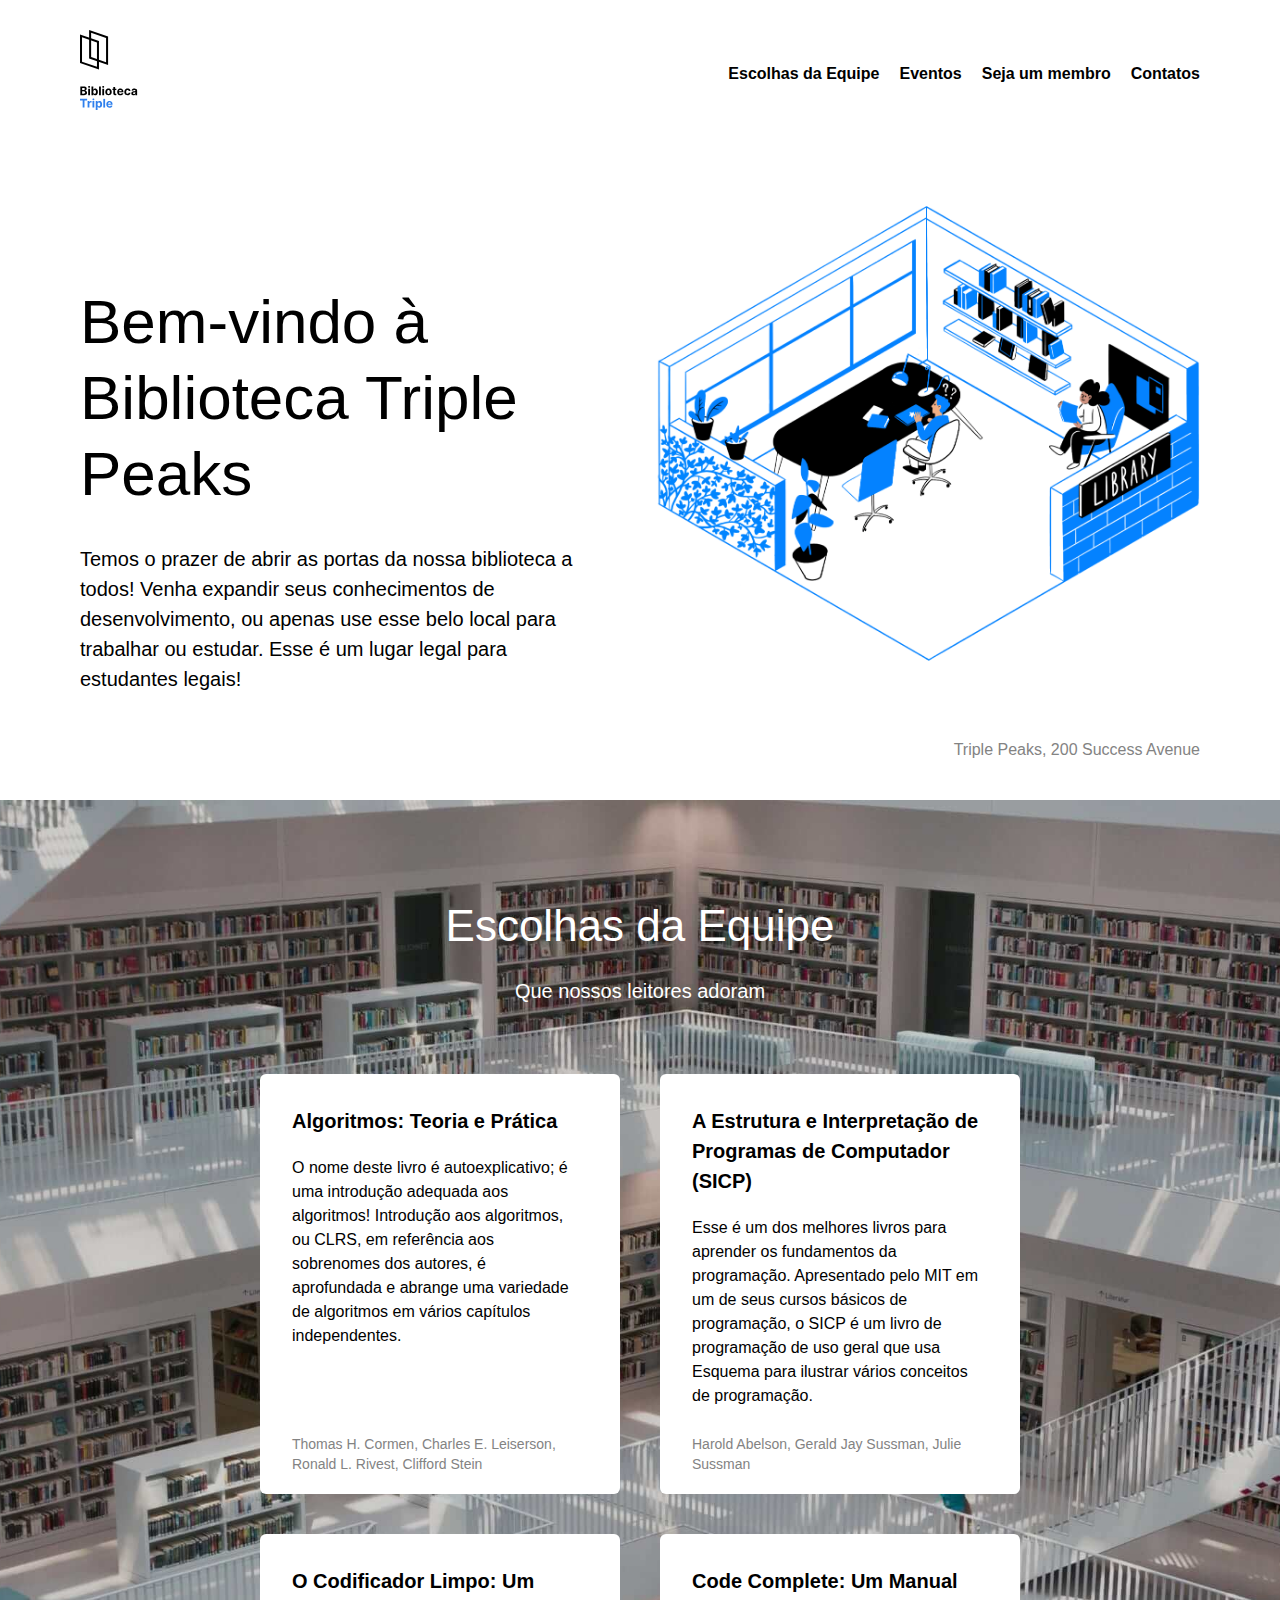
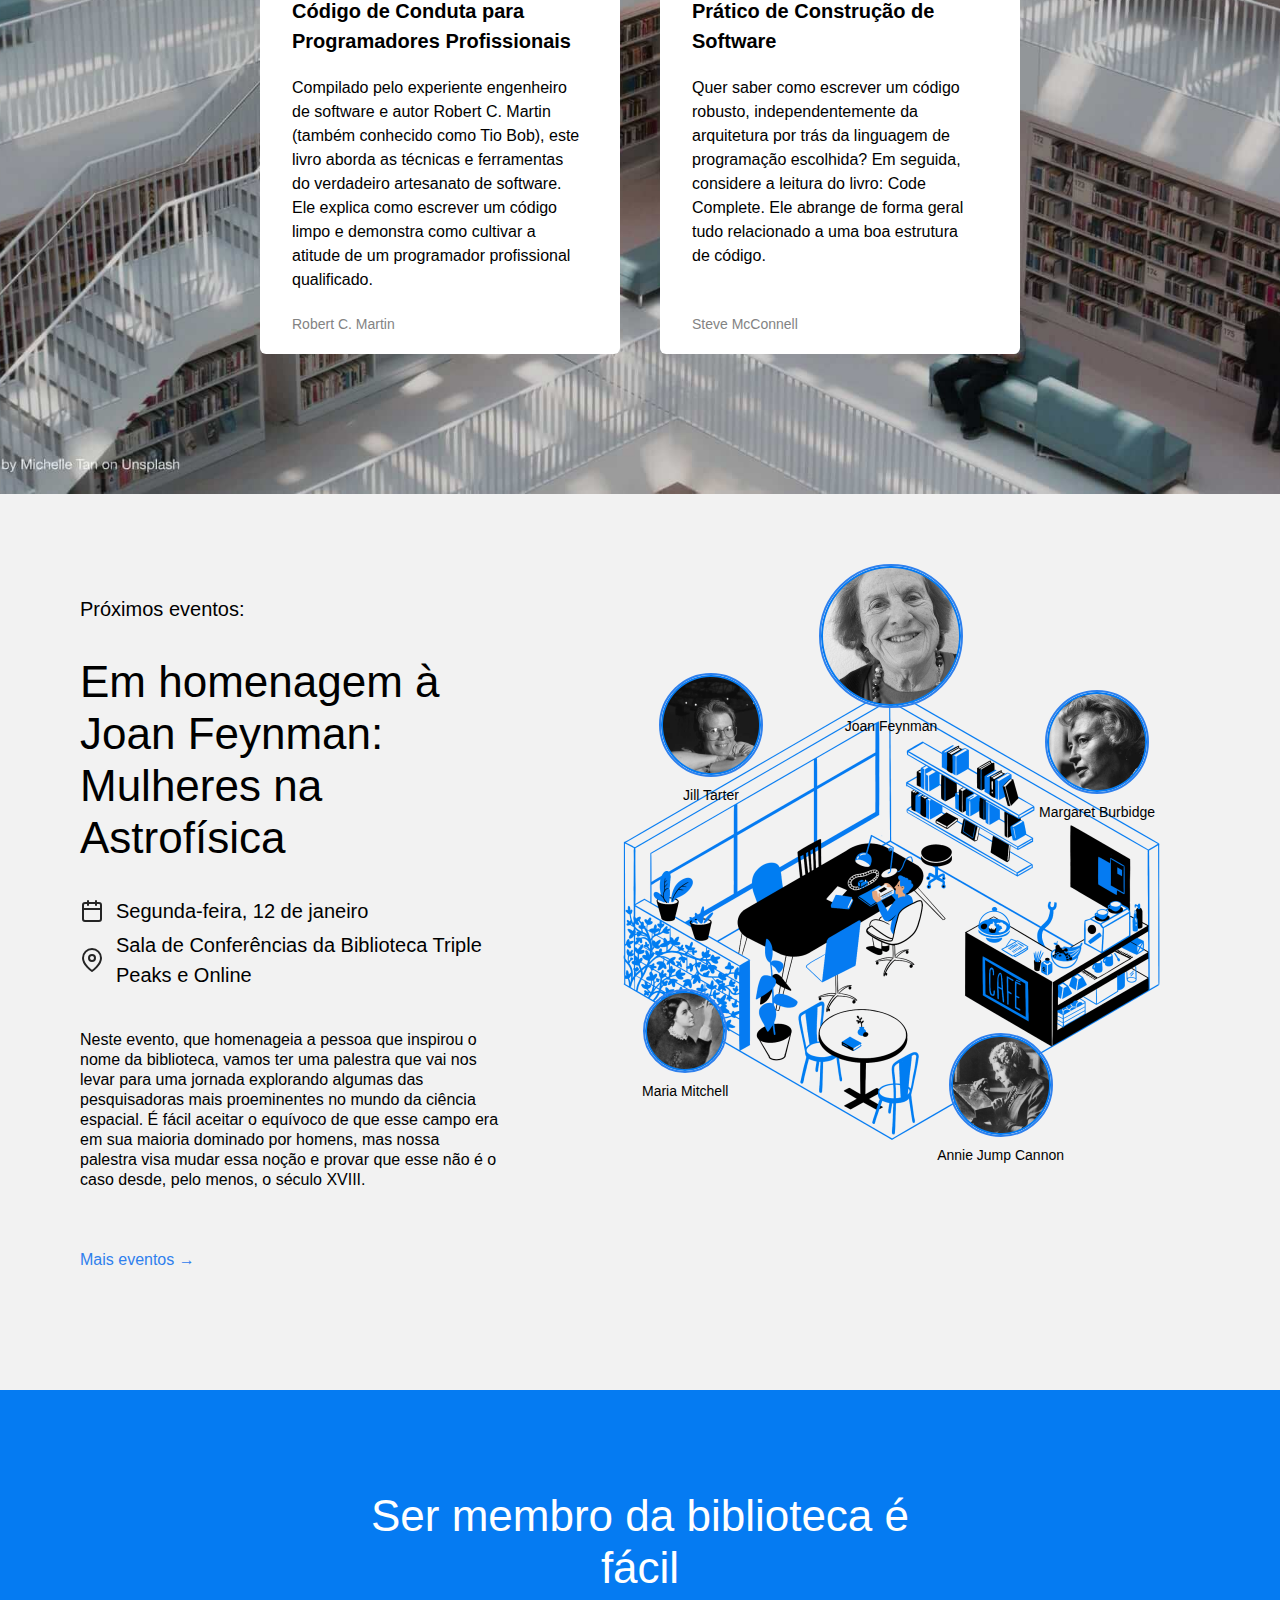
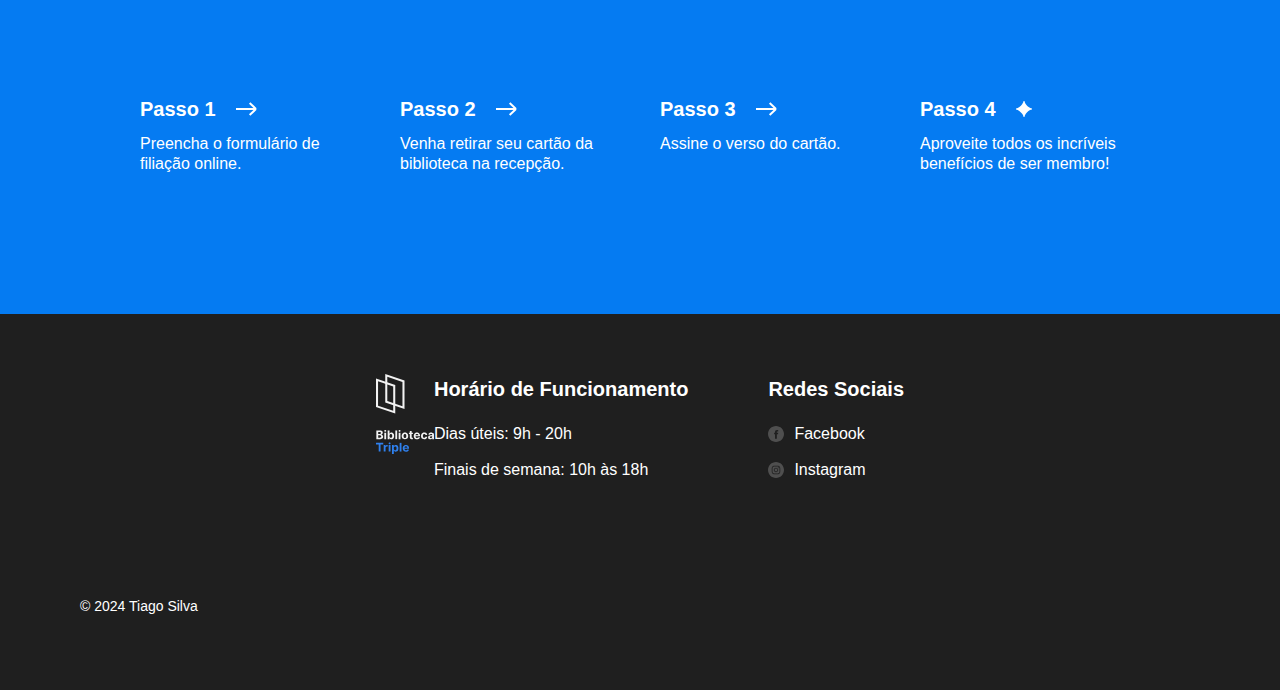
<file: index.html>
<!DOCTYPE html>
<html lang="pt">
  <head>
    <meta charset="UTF-8" />
    <meta name="viewport" content="width=device-width, initial-scale=1.0" />
    <title>Biblioteca Triple Peaks</title>
    <link rel="shortcut icon" href="favicon.ico" />
    <link rel="stylesheet" href="./vendor/normalize.css" />
    <link rel="stylesheet" href="./styles/style.css" />
  </head>
  <body>
    <div class="page">
      <!-- Cabeçalho -->
      <header class="header">
        <nav class="nav">
          <img
            src="./images/logo.svg"
            alt="Logotipo da Biblioteca Triple Peaks"
            class="nav__logo"
          />
          <ul class="nav__links">
            <li><a class="nav__link" href="#staff">Escolhas da Equipe</a></li>
            <li><a class="nav__link" href="#events">Eventos</a></li>
            <li><a class="nav__link" href="#membership">Seja um membro</a></li>
            <li><a class="nav__link" href="#footer">Contatos</a></li>
          </ul>
        </nav>
        <div class="header__content">
          <div>
            <h1 class="header__title">Bem-vindo à Biblioteca Triple Peaks</h1>
            <p class="header__description">
              Temos o prazer de abrir as portas da nossa biblioteca a todos!
              Venha expandir seus conhecimentos de desenvolvimento, ou apenas
              use esse belo local para trabalhar ou estudar. Esse é um lugar
              legal para estudantes legais!
            </p>
          </div>
          <div class="header__visual">
            <img
              src="./images/inside_the_library.png"
              alt="Ilustração dentro da biblioteca"
              class="header__image"
            />
          </div>
        </div>
        <!-- Footer dentro do header -->
        <footer class="header__footer">
          <p class="header__address">Triple Peaks, 200 Success Avenue</p>
        </footer>
      </header>

      <!-- Conteúdo principal -->
      <main>
        <!-- Seção Staff -->
        <section class="staff" id="staff">
          <h2 class="staff__title">Escolhas da Equipe</h2>
          <p class="staff__subtitle">Que nossos leitores adoram</p>
          <ul class="staff__cards">
            <!-- Card 1 -->
            <li class="card">
              <div class="card__content">
                <h3 class="card__title">Algoritmos: Teoria e Prática</h3>
                <p class="card__text">
                  O nome deste livro é autoexplicativo; é uma introdução
                  adequada aos algoritmos! Introdução aos algoritmos, ou CLRS,
                  em referência aos sobrenomes dos autores, é aprofundada e
                  abrange uma variedade de algoritmos em vários capítulos
                  independentes.
                </p>
                <p class="card__footer">
                  Thomas H. Cormen, Charles E. Leiserson, Ronald L. Rivest,
                  Clifford Stein
                </p>
              </div>
            </li>
            <!-- Card 2 -->
            <li class="card">
              <div class="card__content">
                <h3 class="card__title">
                  A Estrutura e Interpretação de Programas de Computador (SICP)
                </h3>
                <p class="card__text">
                  Esse é um dos melhores livros para aprender os fundamentos da
                  programação. Apresentado pelo MIT em um de seus cursos básicos
                  de programação, o SICP é um livro de programação de uso geral
                  que usa Esquema para ilustrar vários conceitos de programação.
                </p>
                <p class="card__footer">
                  Harold Abelson, Gerald Jay Sussman, Julie Sussman
                </p>
              </div>
            </li>
            <!-- Card 3 -->
            <li class="card">
              <div class="card__content">
                <h3 class="card__title">
                  O Codificador Limpo: Um Código de Conduta para Programadores
                  Profissionais
                </h3>
                <p class="card__text">
                  Compilado pelo experiente engenheiro de software e autor
                  Robert C. Martin (também conhecido como Tio Bob), este livro
                  aborda as técnicas e ferramentas do verdadeiro artesanato de
                  software. Ele explica como escrever um código limpo e
                  demonstra como cultivar a atitude de um programador
                  profissional qualificado.
                </p>
                <p class="card__footer">Robert C. Martin</p>
              </div>
            </li>
            <!-- Card 4 -->
            <li class="card">
              <div class="card__content">
                <h3 class="card__title">
                  Code Complete: Um Manual Prático de Construção de Software
                </h3>
                <p class="card__text">
                  Quer saber como escrever um código robusto, independentemente
                  da arquitetura por trás da linguagem de programação escolhida?
                  Em seguida, considere a leitura do livro: Code Complete. Ele
                  abrange de forma geral tudo relacionado a uma boa estrutura de
                  código.
                </p>
                <p class="card__footer">Steve McConnell</p>
              </div>
            </li>
          </ul>
        </section>

        <!-- Seção Events -->
        <section class="events" id="events">
          <div class="events__content">
            <h2 class="events__heading">Próximos eventos:</h2>
            <h3 class="events__title">
              Em homenagem à Joan Feynman: Mulheres na Astrofísica
            </h3>
            <div class="event-info events__info-section">
              <div class="event-info__item">
                <img
                  src="./images/icon_calendar.svg"
                  alt="Calendar icon"
                  class="event-info__icon"
                />
                <p class="event-info__text">Segunda-feira, 12 de janeiro</p>
              </div>
              <div class="event-info__item">
                <img
                  src="./images/icon_pin.svg"
                  alt="Pin icon"
                  class="event-info__icon"
                />
                <p class="event-info__text">
                  Sala de Conferências da Biblioteca Triple Peaks e Online
                </p>
              </div>
            </div>
            <p class="events__description">
              Neste evento, que homenageia a pessoa que inspirou o nome da
              biblioteca, vamos ter uma palestra que vai nos levar para uma
              jornada explorando algumas das pesquisadoras mais proeminentes no
              mundo da ciência espacial. É fácil aceitar o equívoco de que esse
              campo era em sua maioria dominado por homens, mas nossa palestra
              visa mudar essa noção e provar que esse não é o caso desde, pelo
              menos, o século XVIII.
            </p>
            <a href="#" class="events__more">Mais eventos &rarr;</a>
          </div>
          <div class="events__cover">
            <img
              src="./images/cafe.png"
              alt="Ilustração de uma sala com mesas e estante de livros"
              class="events__image"
            />
            <!-- Joan Feynman -->
            <div class="person person_name_feynman">
              <img
                src="./images/person_feynman.png"
                alt="Foto de Joan Feynman"
                class="person__image person__image_size_l"
              />
              <p class="person__caption">Joan Feynman</p>
            </div>
            <!-- Margaret Burbidge -->
            <div class="person person_name_burbidge">
              <img
                src="./images/person_burbidge.png"
                alt="Foto de Margaret Burbidge"
                class="person__image person__image_size_m"
              />
              <p class="person__caption">Margaret Burbidge</p>
            </div>
            <!-- Annie Jump Cannon -->
            <div class="person person_name_cannon">
              <img
                src="./images/person_cannon.png"
                alt="Foto de Annie Jump Cannon"
                class="person__image person__image_size_m"
              />
              <p class="person__caption">Annie Jump Cannon</p>
            </div>
            <!-- Maria Mitchell -->
            <div class="person person_name_mitchell">
              <img
                src="./images/person_mitchell.png"
                alt="Foto de Maria Mitchell"
                class="person__image person__image_size_s"
              />
              <p class="person__caption">Maria Mitchell</p>
            </div>
            <!-- Jill Tarter -->
            <div class="person person_name_tarter">
              <img
                src="./images/person_tarter.png"
                alt="Foto de Jill Tarter"
                class="person__image person__image_size_m"
              />
              <p class="person__caption">Jill Tarter</p>
            </div>
          </div>
        </section>

        <!-- Seção Membership -->
        <section class="membership" id="membership">
          <h2 class="membership__title">Ser membro da biblioteca é fácil</h2>
          <ul class="membership__steps">
            <li class="step">
              <h3 class="step__title">
                Passo 1
                <img
                  src="./images/icon_step_forward.svg"
                  alt="icon forward"
                  class="step__icon"
                />
              </h3>
              <p class="step__description">
                Preencha o formulário de filiação online.
              </p>
            </li>
            <li class="step">
              <h3 class="step__title">
                Passo 2
                <img
                  src="./images/icon_step_forward.svg"
                  alt="icon forward"
                  class="step__icon"
                />
              </h3>
              <p class="step__description">
                Venha retirar seu cartão da biblioteca na recepção.
              </p>
            </li>
            <li class="step">
              <h3 class="step__title">
                Passo 3
                <img
                  src="./images/icon_step_forward.svg"
                  alt="icon forward"
                  class="step__icon"
                />
              </h3>
              <p class="step__description">Assine o verso do cartão.</p>
            </li>
            <li class="step">
              <h3 class="step__title">
                Passo 4
                <img
                  src="./images/icon_step_finish.svg"
                  alt="icon finish"
                  class="step__icon"
                />
              </h3>
              <p class="step__description">
                Aproveite todos os incríveis benefícios de ser membro!
              </p>
            </li>
          </ul>
        </section>
      </main>

      <!-- Rodapé -->
      <footer class="footer" id="footer">
        <div class="footer__columns">
          <!-- Coluna 1: Logo -->
          <div class="footer__column">
            <img
              src="./images/logo_white.svg"
              alt="Logotipo Biblioteca Triple Peaks"
              class="footer__logo"
            />
          </div>

          <!-- Coluna 2: Horário -->
          <div class="footer__column footer__column_content_hours">
            <h2 class="footer__column-heading">Horário de Funcionamento</h2>
            <ul class="footer__list">
              <li class="footer__list-item">Dias úteis: 9h - 20h</li>
              <li class="footer__list-item">Finais de semana: 10h às 18h</li>
            </ul>
          </div>

          <!-- Coluna 3: Redes sociais -->
          <div class="footer__column footer__column_content_social">
            <h2 class="footer__column-heading">Redes Sociais</h2>
            <ul class="footer__list">
              <li class="footer__list-item">
                <a href="#" class="footer__column-link">
                  <img
                    src="./images/facebook_white.svg"
                    alt="Ícone do Facebook"
                    class="footer__social-icon"
                  />
                  Facebook
                </a>
              </li>
              <li class="footer__list-item">
                <a href="#" class="footer__column-link">
                  <img
                    src="./images/instagram_white.svg"
                    alt="Ícone do Instagram"
                    class="footer__social-icon"
                  />
                  Instagram
                </a>
              </li>
            </ul>
          </div>
        </div>

        <p class="footer__copyright">© 2024 Tiago Silva</p>
      </footer>
    </div>
  </body>
</html>
</file>
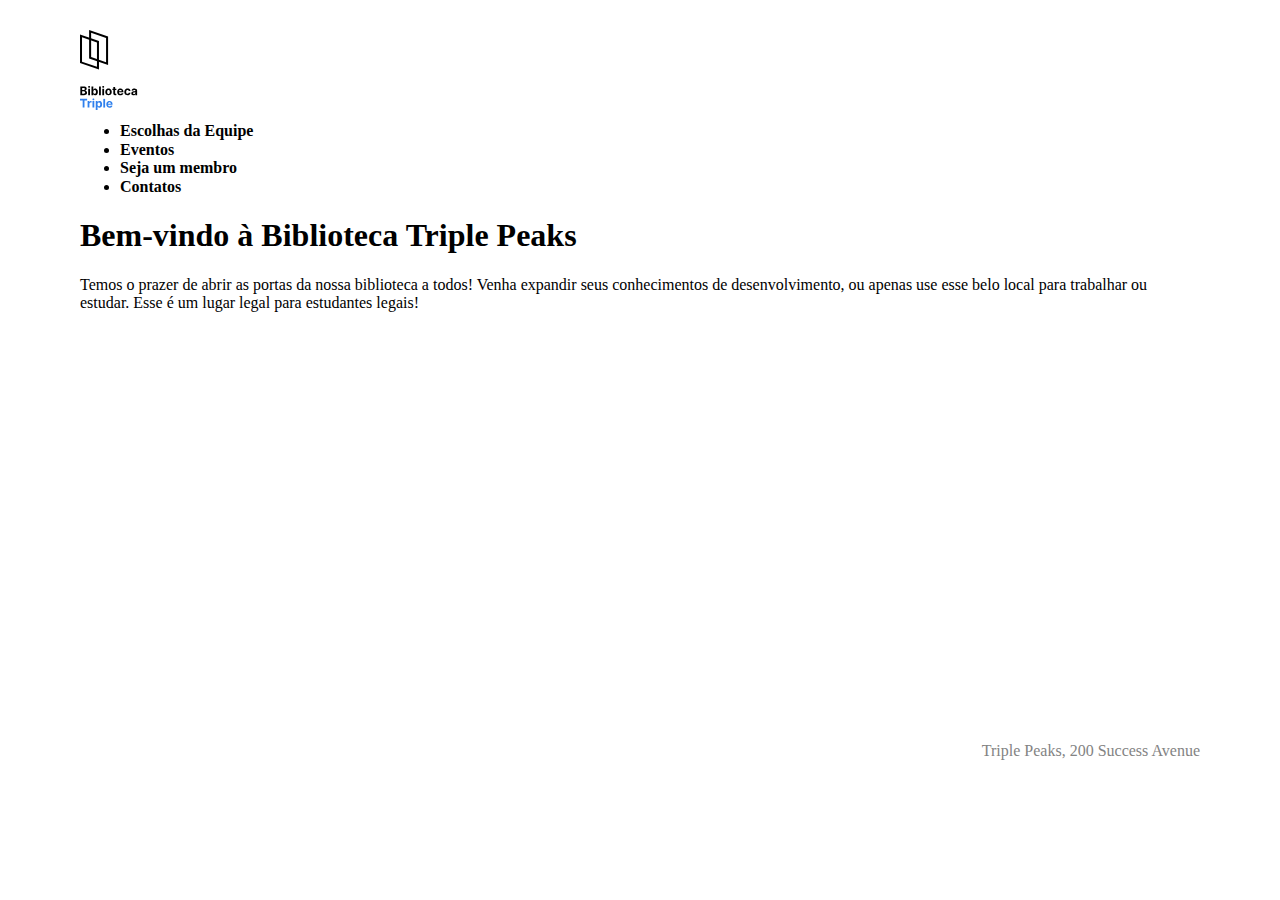
<file: .vscode/index.html>
<!DOCTYPE html>
<html lang="pt">
  <head>
    <meta charset="UTF-8" />
    <meta name="viewport" content="width=device-width, initial-scale=1.0" />
    <title>Biblioteca Triple Peaks</title>
    <link rel="shortcut icon" href="favicon.ico" />
    <link rel="stylesheet" href="./vendor/normalize.css" />
    <link rel="stylesheet" href="./styles/style.css" />
  </head>

  <body>
    <!-- Agrupe todo o conteúdo da página em uma nova div com a classe page. Lembre-se de adicionar a tag de fechamento -->
    <div class="header">
      <div class="nav">
        <img
          src="./images/logo.svg"
          alt="Logotipo da Biblioteca Triple Peaks"
          class="nav__logo"
        />
        <!-- Colocar links de navegação em uma lista é supostamente a melhor prática para escrever o código semântico, pois permite que os leitores de tela façam uma pausa entre cada link em vez de ler todos os links como uma frase. -->
        <ul class="nav__links">
          <li>
            <a class="nav__link">Escolhas da Equipe</a>
          </li>
          <li>
            <a class="nav__link">Eventos</a>
          </li>
          <li>
            <a class="nav__link">Seja um membro</a>
          </li>
          <li>
            <a class="nav__link">Contatos</a>
          </li>
        </ul>
      </div>
      <div class="header__content">
        <div>
          <h1 class="header__title">Bem-vindo à Biblioteca Triple Peaks</h1>
          <p class="header__description">
            Temos o prazer de abrir as portas da nossa biblioteca a todos! Venha expandir
            seus conhecimentos de desenvolvimento, ou apenas use esse belo local para trabalhar ou
            estudar. Esse é um lugar legal para estudantes legais!
          </p>
        </div>
        <!-- -------------------------------------------------------------------- -->
        <!--       Não remova o comentário até a seção 2.3 do roteiro da etapa 1         -->
        <!-- -------------------------------------------------------------------- -->
        <!-- <img
          src="./images/inside_the_library.png"
          alt="Ilustração 'Dentro da biblioteca'"
          class="header__image"
        /> -->
      </div>
      <div class="header__footer">
        <p class="header__address">Triple Peaks, 200 Success Avenue</p>
      </div>
    </div>

    <div class="content">
      <div class="staff">
        <!-- --------------------------------------------------------------- -->
        <!--        Não remova o comentário até a etapa final do projeto            -->
        <!-- --------------------------------------------------------------- -->
        <!--<h2 class="staff__title">Escolhas da Equipe</h2>
        <p class="staff__subtitle">Que nossos leitores adoram</p>
        <ul>
          <li class="card">
            <div class="card__content">
              <h3 class="card__title">Algoritmos: Teoria e Prática</h3>
              <p class="card__text">
                Esse livro é uma introdução
                adequada aos algoritmos! Introdução aos algoritmos, ou CLRS,
                em referência aos sobrenomes dos autores, aprofunda e
                abrange uma variedade de algoritmos em vários
                capítulos independentes.
              </p>
              <p class="card__footer">
                Thomas H. Cormen, Charles E. Leiserson, Ronald L. Rivest,
                Clifford Stein
              </p>
            </div>
          </li>

          <li class="card">
            <div class="card__content">
              <h3 class="card__title">
                A Estrutura e Interpretação de Programas de Computador (SICP, na sigla em inglês)
              </h3>
              <p class="card__text">
                Esse é um dos melhores livros para aprender os fundamentos da
                programação. Destacado pelo MIT em um de seus cursos fundamentais de
                programação, SICP é um livro de programação de uso geral
                que utiliza Scheme para ilustrar diversos conceitos de programação.
              </p>
              <p class="card__footer">
                Harold Abelson, Gerald Jay Sussman, Julie Sussman
              </p>
            </div>
          </li>

          <li class="card">
            <div class="card__content">
              <h3 class="card__title">
                O Codificador Limpo: Um Código de Conduta para Programadores Profissionais
              </h3>
              <p class="card__text">
                Compilado pelo experiente desenvolvedor de software e autor Robert C.
                Martin (também conhecido como Tio Bob), esse livro aborda as
                técnicas e ferramentas da verdadeira capacidade do software. Explica
                como escrever um código limpo e demonstrar como cultivar a
                atitude de um programador competente e profissional.
              </p>
              <p class="card__footer">Steve McConnell</p>
            </div>
          </li>

          <li class="card">
            <div class="card__content">
              <h3 class="card__title">
                Code Complete: Um Manual Prático de Construção de Software
              </h3>
              <p class="card__text">
                Quer saber como escrever um código robusto, independentemente
                da arquitetura por trás da linguagem de programação escolhida? Em seguida,
                considere a leitura do livro: Code Complete: Um Manual Prático de Construção de Software.
                Construção. Ele aborda de forma abrangente tudo relacionado à
                boa estrutura de código.
              </p>
              <p class="card__footer">Steve McConnell</p>
            </div>
          </li>
        </ul>-->
      </div>
    </div>
  </body>
</html>
</file>
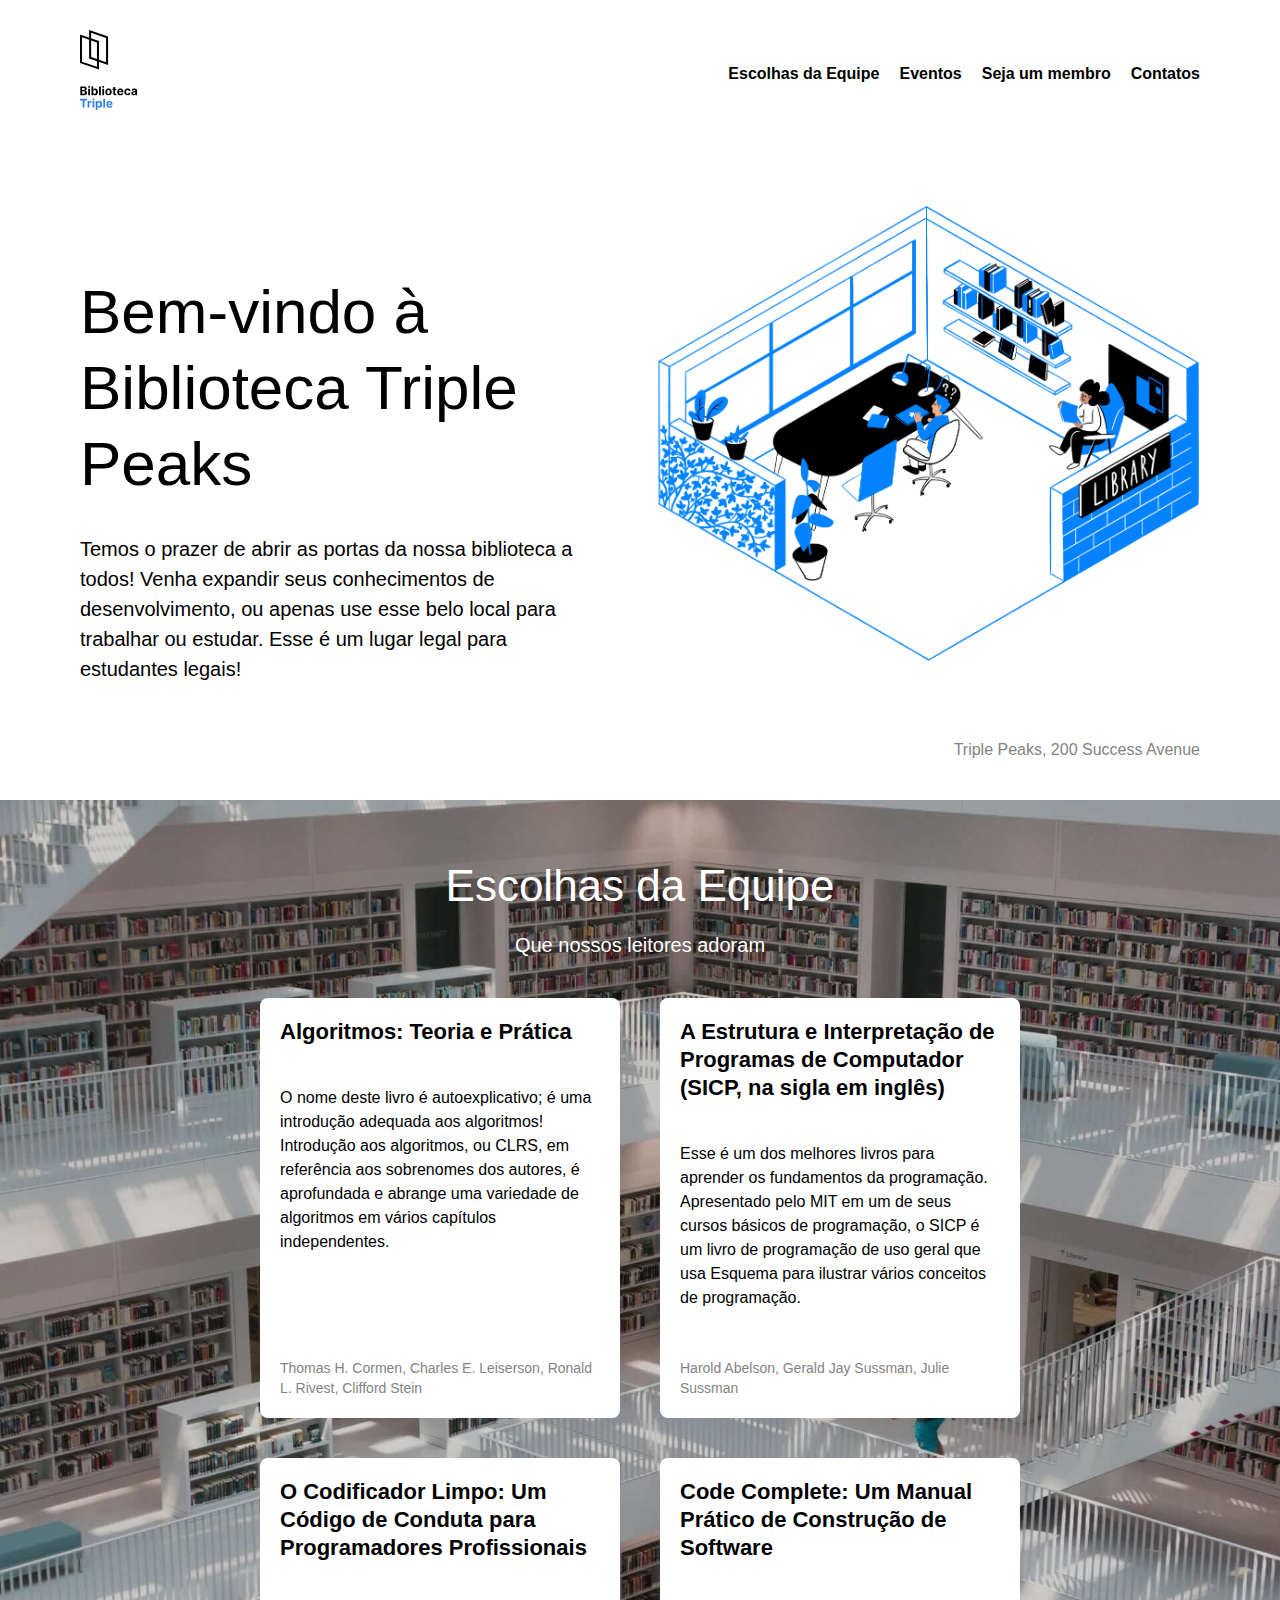
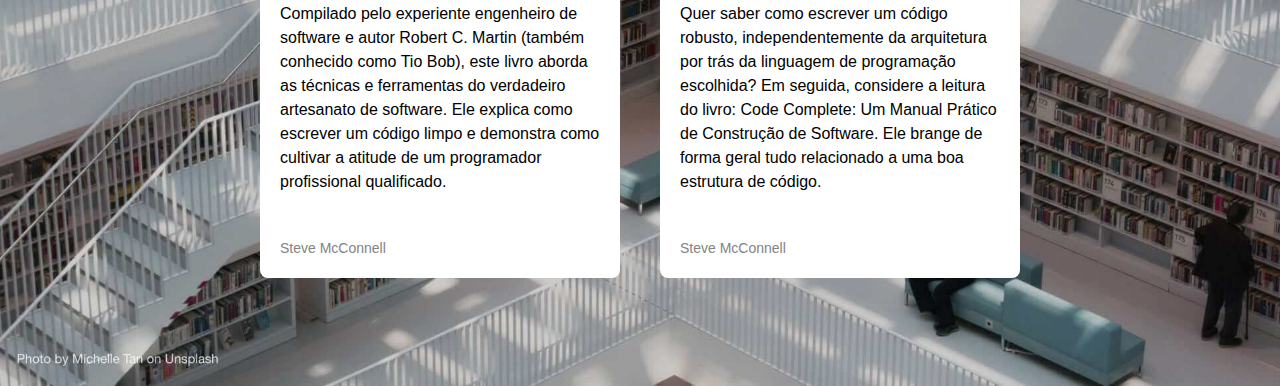
<file: images/index.html>
<!DOCTYPE html>
<html lang="pt">
  <head>
    <meta charset="UTF-8" />
    <meta name="viewport" content="width=device-width, initial-scale=1.0" />
    <title>Biblioteca Triple Peaks</title>
    <link rel="shortcut icon" href="favicon.ico" />
    <link rel="stylesheet" href="./vendor/normalize.css" />
    <link rel="stylesheet" href="./styles/style.css" />
  </head>

  <body>
    <div class="page">
      <!-- Cabeçalho -->
      <header class="header">
        <!-- Navegação -->
        <nav class="nav">
          <img
            src="./images/logo.svg"
            alt="Logotipo da Biblioteca Triple Peaks"
            class="nav__logo"
          />
          <ul class="nav__links">
            <li>
              <a class="nav__link" href="#staff">Escolhas da Equipe</a>
            </li>
            <li>
              <a class="nav__link" href="#">Eventos</a>
            </li>
            <li>
              <a class="nav__link" href="#">Seja um membro</a>
            </li>
            <li>
              <a class="nav__link" href="#">Contatos</a>
            </li>
          </ul>
        </nav>

        <!-- Conteúdo do cabeçalho -->
        <div class="header__content">
          <div>
            <h1 class="header__title">Bem-vindo à Biblioteca Triple Peaks</h1>
            <p class="header__description">
              Temos o prazer de abrir as portas da nossa biblioteca a todos!
              Venha expandir seus conhecimentos de desenvolvimento, ou apenas
              use esse belo local para trabalhar ou estudar. Esse é um lugar
              legal para estudantes legais!
            </p>
          </div>

          <div class="header__visual">
            <img
              src="./images/inside_the_library.png"
              alt="Ilustração dentro da biblioteca"
              class="header__image"
            />
          </div>
        </div>

        <!-- Rodapé do cabeçalho -->
        <footer class="header__footer">
          <p class="header__address">Triple Peaks, 200 Success Avenue</p>
        </footer>
      </header>

      <!-- Conteúdo principal -->
      <main>
        <section class="staff" id="staff">
          <h2 class="staff__title">Escolhas da Equipe</h2>
          <p class="staff__subtitle">Que nossos leitores adoram</p>

          <ul class="staff__cards">
            <li class="card">
              <div class="card__content">
                <h3 class="card__title">Algoritmos: Teoria e Prática</h3>
                <p class="card__text">
                  O nome deste livro é autoexplicativo; é uma introdução
                  adequada aos algoritmos! Introdução aos algoritmos, ou CLRS,
                  em referência aos sobrenomes dos autores, é aprofundada e
                  abrange uma variedade de algoritmos em vários capítulos
                  independentes.
                </p>
                <p class="card__footer">
                  Thomas H. Cormen, Charles E. Leiserson, Ronald L. Rivest,
                  Clifford Stein
                </p>
              </div>
            </li>

            <li class="card">
              <div class="card__content">
                <h3 class="card__title">
                  A Estrutura e Interpretação de Programas de Computador (SICP,
                  na sigla em inglês)
                </h3>
                <p class="card__text">
                  Esse é um dos melhores livros para aprender os fundamentos da
                  programação. Apresentado pelo MIT em um de seus cursos básicos
                  de programação, o SICP é um livro de programação de uso geral
                  que usa Esquema para ilustrar vários conceitos de programação.
                </p>
                <p class="card__footer">
                  Harold Abelson, Gerald Jay Sussman, Julie Sussman
                </p>
              </div>
            </li>

            <li class="card">
              <div class="card__content">
                <h3 class="card__title">
                  O Codificador Limpo: Um Código de Conduta para Programadores
                  Profissionais
                </h3>
                <p class="card__text">
                  Compilado pelo experiente engenheiro de software e autor
                  Robert C. Martin (também conhecido como Tio Bob), este livro
                  aborda as técnicas e ferramentas do verdadeiro artesanato de
                  software. Ele explica como escrever um código limpo e
                  demonstra como cultivar a atitude de um programador
                  profissional qualificado.
                </p>
                <p class="card__footer">Steve McConnell</p>
              </div>
            </li>

            <li class="card">
              <div class="card__content">
                <h3 class="card__title">
                  Code Complete: Um Manual Prático de Construção de Software
                </h3>
                <p class="card__text">
                  Quer saber como escrever um código robusto, independentemente
                  da arquitetura por trás da linguagem de programação escolhida?
                  Em seguida, considere a leitura do livro: Code Complete: Um
                  Manual Prático de Construção de Software. Ele brange de forma
                  geral tudo relacionado a uma boa estrutura de código.
                </p>
                <p class="card__footer">Steve McConnell</p>
              </div>
            </li>
          </ul>
        </section>
      </main>
    </div>
  </body>
</html>
</file>
<file: styles/style.css>
/* ----------------- GLOBAL ----------------- */
.page {
  min-width: 1100px;
  max-width: 1600px;
  margin: 0 auto;
  font-family: Arial, sans-serif;
  font-size: 16px;
  line-height: 20px;
}

/* ----------------- HEADER ----------------- */
.header {
  display: flex;
  flex-direction: column;
  height: 100vh;
  min-height: 720px;
  max-height: 800px;
  padding: 30px 80px 40px;
  position: relative;
  box-sizing: border-box;
}
/* --- NAV --- */
.nav {
  display: flex;
  justify-content: space-between;
  align-items: center;
}
.nav__logo {
  width: 58px;
  height: 80px;
}
.nav__links {
  display: flex;
  column-gap: 20px;
  list-style-type: none;
  padding: 0;
  margin: 8px 0 0;
}
.nav__link {
  color: #000;
  text-decoration: none;
  font-weight: bold;
}
/* --- HEADER CONTENT --- */
.header__content {
  display: flex;
  justify-content: space-between;
  align-items: center;
  flex-grow: 1;
}
.header__title {
  max-width: 635px;
  font-size: 62px;
  line-height: 76px;
  font-weight: 500;
  margin: 128px 0 0;
}
.header__description {
  max-width: 515px;
  font-size: 20px;
  line-height: 30px;
  margin: 32px 0 0;
}
.header__visual {
  max-width: 636px;
}
.header__image {
  max-width: 636px;
  width: 100%;
  height: auto;
  display: block;
}
/* --- FOOTER (dentro do header) --- */
.header__footer {
  margin-top: auto;
  width: 100%;
  display: flex;
  align-items: center;
  justify-content: flex-end;
  box-sizing: border-box;
}
.header__address {
  margin: 0;
  color: #838383;
}
.header__link {
  color: #2f80ed;
  text-decoration: none;
}

/* ----------------- STAFF SECTION ----------------- */
.staff {
  background-image: url("../images/staff_picks_background.jpg");
  background-size: cover;
  background-position: center;
  background-repeat: no-repeat;
  padding: 100px 0 140px;
  text-align: center;
}
.staff__title {
  font-size: 44px;
  line-height: 52px;
  font-weight: 400;
  margin: 0 0 24px;
  color: #fff;
}
.staff__subtitle {
  font-size: 20px;
  line-height: 30px;
  margin: 0;
  color: #fff;
}
.staff__cards {
  max-width: 760px;
  margin: 68px auto 0;
  display: flex;
  flex-wrap: wrap;
  justify-content: center;
  gap: 40px;
  list-style-type: none;
  padding: 0;
}
/* --- CARD --- */
.card {
  background-color: #fff;
  width: 360px;
  height: 420px;
  border-radius: 6px;
  padding: 32px 40px 20px 32px;
  display: flex;
  flex-direction: column;
  text-align: left;
  box-sizing: border-box;
}
.card__content {
  display: flex;
  flex-direction: column;
  height: 100%;
}
.card__title {
  font-size: 20px;
  line-height: 30px;
  font-weight: 700;
  margin: 0;
}
.card__text {
  font-size: 16px;
  line-height: 24px;
  margin: 20px 0 0;
}
.card__footer {
  font-size: 14px;
  line-height: 20px;
  color: #838383;
  margin: auto 0 0;
}

/* ----------------- EVENTS SECTION ----------------- */
.events {
  display: flex;
  justify-content: space-between;
  align-items: start;
  padding: 100px 0 120px 80px;
  background-color: #f2f2f2;
  box-sizing: border-box;
}
.events__content {
  flex-basis: 580px;
}
.events__heading {
  font-size: 20px;
  font-weight: 500;
  line-height: 30px;
  margin: 0;
}
.events__title {
  font-size: 44px;
  font-weight: 500;
  line-height: 52px;
  margin: 32px 0 0;
}
.events__info-section {
  margin: 32px 0 0;
}
.event-info__item {
  display: flex;
  align-items: center;
  margin-bottom: 4px;
  font-weight: 500;
}
.event-info__icon {
  margin-right: 12px;
  width: 24px;
  height: 24px;
  background-repeat: no-repeat;
  background-position: center;
}
.event-info__text {
  font-size: 20px;
  font-weight: 500;
  line-height: 30px;
  margin: 0;
}
.events__description {
  margin: 40px 0 60px;
}
.events__more {
  color: #2f80ed;
  text-decoration: none;
}
/* --- EVENTS COVER + PERSONS --- */
.events__cover {
  flex-grow: 1;
  flex-shrink: 0;
  flex-basis: 780px;
  max-width: 780px;
  position: relative;
}
.events__image {
  max-width: 100%;
}
.person {
  position: absolute;
  display: flex;
  align-items: center;
  flex-direction: column;
  gap: 10px;
}
.person__caption {
  font-size: 14px;
  line-height: 1.2;
  margin: 0;
  text-align: center;
}
.person__image {
  max-width: 100%;
  border-radius: 50%;
  border: 2px solid #2f80ed;
  display: block;
}
.person__image_size_l {
  width: 140px;
}
.person__image_size_m {
  width: 100px;
}
.person__image_size_s {
  width: 80px;
}
/* Posições */
.person_name_feynman {
  top: -30px;
  left: 319px;
}
.person_name_burbidge {
  top: 96px;
  right: 125px;
}
.person_name_cannon {
  bottom: 18px;
  right: 216px;
}
.person_name_mitchell {
  bottom: 82px;
  left: 142px;
}
.person_name_tarter {
  top: 79px;
  left: 159px;
}

/* ----------------- MEMBERSHIP (ROTEIRO) ----------------- */
.membership {
  padding: 100px 0 140px; /* top 100 / right 0 / bottom 140 / left 0 */
  background-color: #057bf2; /* azul do roteiro */
  color: #ffffff;
}
.membership__title {
  max-width: 574px;
  margin: 0 auto; /* centraliza, sem margin-bottom extra */
  text-align: center;
  font-size: 44px;
  font-weight: 500;
  line-height: 52px;
}
.membership__steps {
  list-style-type: none;
  padding: 0;
  margin: 100px 0 0; /* somente margin-top conforme roteiro */
  display: flex;
  justify-content: center;
  gap: 40px;
}
.step {
  flex-basis: 220px; /* largura dos 4 passos */
}
.step__title {
  margin: 0; /* exatamente 0 */
  font-size: 20px;
  line-height: 30px;
  font-weight: 700;
  display: flex;
  align-items: center;
}
.step__icon {
  margin-left: 20px; /* ícone alinhado ao título */
}
.step__description {
  margin: 10px 0 0; /* apenas margin-top 10px */
}

/* --- FOOTER --- */
.footer {
  box-sizing: border-box;
  background-color: #1f1f1f;
  color: #ffffff;
  padding: 60px 80px; /* top/bottom 60px, left/right 80px */
  display: flex;
  flex-direction: column;
}
.footer__columns {
  display: flex;
  justify-content: space-between;
  align-items: flex-start;
  max-width: 1180px;
  margin: 0 auto;
}
.footer__logo {
  width: 58px;
  height: 80px;
}
.footer__column-heading {
  font-size: 20px;
  line-height: 30px;
  font-weight: 700;
  margin: 0 0 20px;
}
.footer__list {
  list-style-type: none; /* remover bullets */
  padding: 0;
  margin: 0;
}
.footer__list-item {
  margin: 0 0 16px;
}
.footer__column-link {
  color: #ffffff;
  text-decoration: none;
  display: flex; /* corrigido */
  align-items: center; /* centraliza ícone com texto */
  gap: 10px;
}
.footer__social-icon {
  width: 16px;
  height: 16px;
  display: inline-block;
}

.footer__column_content_hours {
  margin-left: auto; /* centralizada conforme roteiro */
}

.footer__column_content_social {
  margin-left: 80px; /* 80px de distância da coluna do meio */
}

.footer__copyright {
  margin-top: 100px; /* conforme design do roteiro */
  font-size: 14px;
  line-height: 20px;
  color: #ffffff;
}
</file>
<file: .vscode/styles/style.css>
.page {
  /* Adicione as propriedades da classe page aqui */
}

.header {
  display: flex;
  flex-direction: column;
  height: 100vh;
  min-height: 720px;
  max-height: 800px;
  padding: 30px 80px 40px;
  position: relative;
  box-sizing: border-box;
}

.nav {
  /* Adicione as propriedades flex aqui */
}

.nav__logo {
}

.nav__links {
  /* Redefina o estilo de listas padrão aqui */
  margin: 8px 0 0;
}

.nav__link {
  color: #000000;
  text-decoration: none;
  font-weight: bold;
}

.header__content {
  /* Adicione as propriedades flex aqui */
}

.header__title {
}

.header__description {
}

.header__image {
}

.header__footer {
  margin-top: auto;
  width: 100%;
  display: flex;
  align-items: center;
  justify-content: flex-end;
  box-sizing: border-box;
}

.header__link {
  color: #2f80ed;
  text-decoration: none;
}

.header__address {
  margin: 0;
  color: #838383;
}
</file>
<file: images/styles/style.css>
.page {
  min-width: 1100px;
  max-width: 1600px;
  margin: 0 auto;
  font-family: Arial, sans-serif;
  font-size: 16px;
  line-height: 20px;
}

.header {
  display: flex;
  flex-direction: column;
  height: 100vh;
  min-height: 720px;
  max-height: 800px;
  padding: 30px 80px 40px;
  position: relative;
  box-sizing: border-box;
}

/* --- NAV --- */
.nav {
  display: flex;
  justify-content: space-between;
  align-items: center;
}

.nav__logo {
  width: 58px;
  height: 80px;
}

.nav__links {
  display: flex;
  column-gap: 20px;
  list-style-type: none;
  padding: 0;
  margin: 8px 0 0; /* conforme roteiro */
}

.nav__link {
  color: #000000;
  text-decoration: none;
  font-weight: bold;
}

/* --- HEADER CONTENT --- */
.header__content {
  display: flex;
  justify-content: space-between;
  align-items: center;
  flex-grow: 1;
}

.header__title {
  max-width: 635px;
  font-size: 62px;
  line-height: 76px;
  font-weight: 500;
  margin-top: 128px; /* corrigido conforme roteiro */
  margin-bottom: 0;
}

.header__description {
  max-width: 515px;
  font-size: 20px;
  line-height: 30px;
  margin-top: 32px;
}

.header__visual {
  max-width: 636px;
}

.header__image {
  max-width: 636px;
  width: 100%;
  height: auto;
  display: block;
}

.header__footer {
  margin-top: auto;
  width: 100%;
  display: flex;
  align-items: center;
  justify-content: flex-end;
  box-sizing: border-box;
}

.header__link {
  color: #2f80ed;
  text-decoration: none;
}

.header__address {
  margin: 0;
  color: #838383;
}

/* --- STAFF SECTION --- */
.staff {
  background-image: url("../images/staff_picks_background.jpg");
  background-size: cover;
  background-position: center;
  background-repeat: no-repeat;
  padding-top: 60px;
  padding-bottom: 70px;
  text-align: center;
}

.staff__title {
  font-size: 44px;
  line-height: 52px;
  font-weight: 400;
  margin-top: 0;
  margin-right: 0;
  margin-bottom: 18px;
  margin-left: 0;
  color: #ffffff;
  text-align: center;
}

.staff__subtitle {
  font-size: 20px;
  line-height: 30px;
  font-weight: 400;
  margin: 0 0 38px 0;
  color: #ffffff;
  text-align: center;
}

.staff__cards {
  max-width: 760px;
  margin-top: 0;
  margin-bottom: 38px;
  margin-left: auto;
  margin-right: auto;
  display: flex;
  flex-wrap: wrap;
  justify-content: center;
  gap: 40px;
  list-style-type: none;
  padding: 0;
}

.card {
  background-color: #ffffff;
  width: 360px;
  height: 420px;
  border-radius: 8px;
  padding: 20px;
  display: flex;
  flex-direction: column;
  box-sizing: border-box;
  text-align: left;
}

.card__content {
  width: 100%;
  height: 100%;
  display: flex;
  flex-direction: column;
}

.card__title {
  font-size: 22px;
  line-height: 28px;
  font-weight: 700;
  margin: 0 0 20px 0;
}

.card__text {
  font-size: 16px;
  line-height: 24px;
  margin-top: 20px;
  margin-bottom: 24px;
  margin-left: 0;
  margin-right: 0;
}

.card__footer {
  font-size: 14px;
  line-height: 20px;
  color: #838383;
  margin-top: auto;
  margin-bottom: 0;
  margin-left: 0;
  margin-right: 0;
}
</file>
